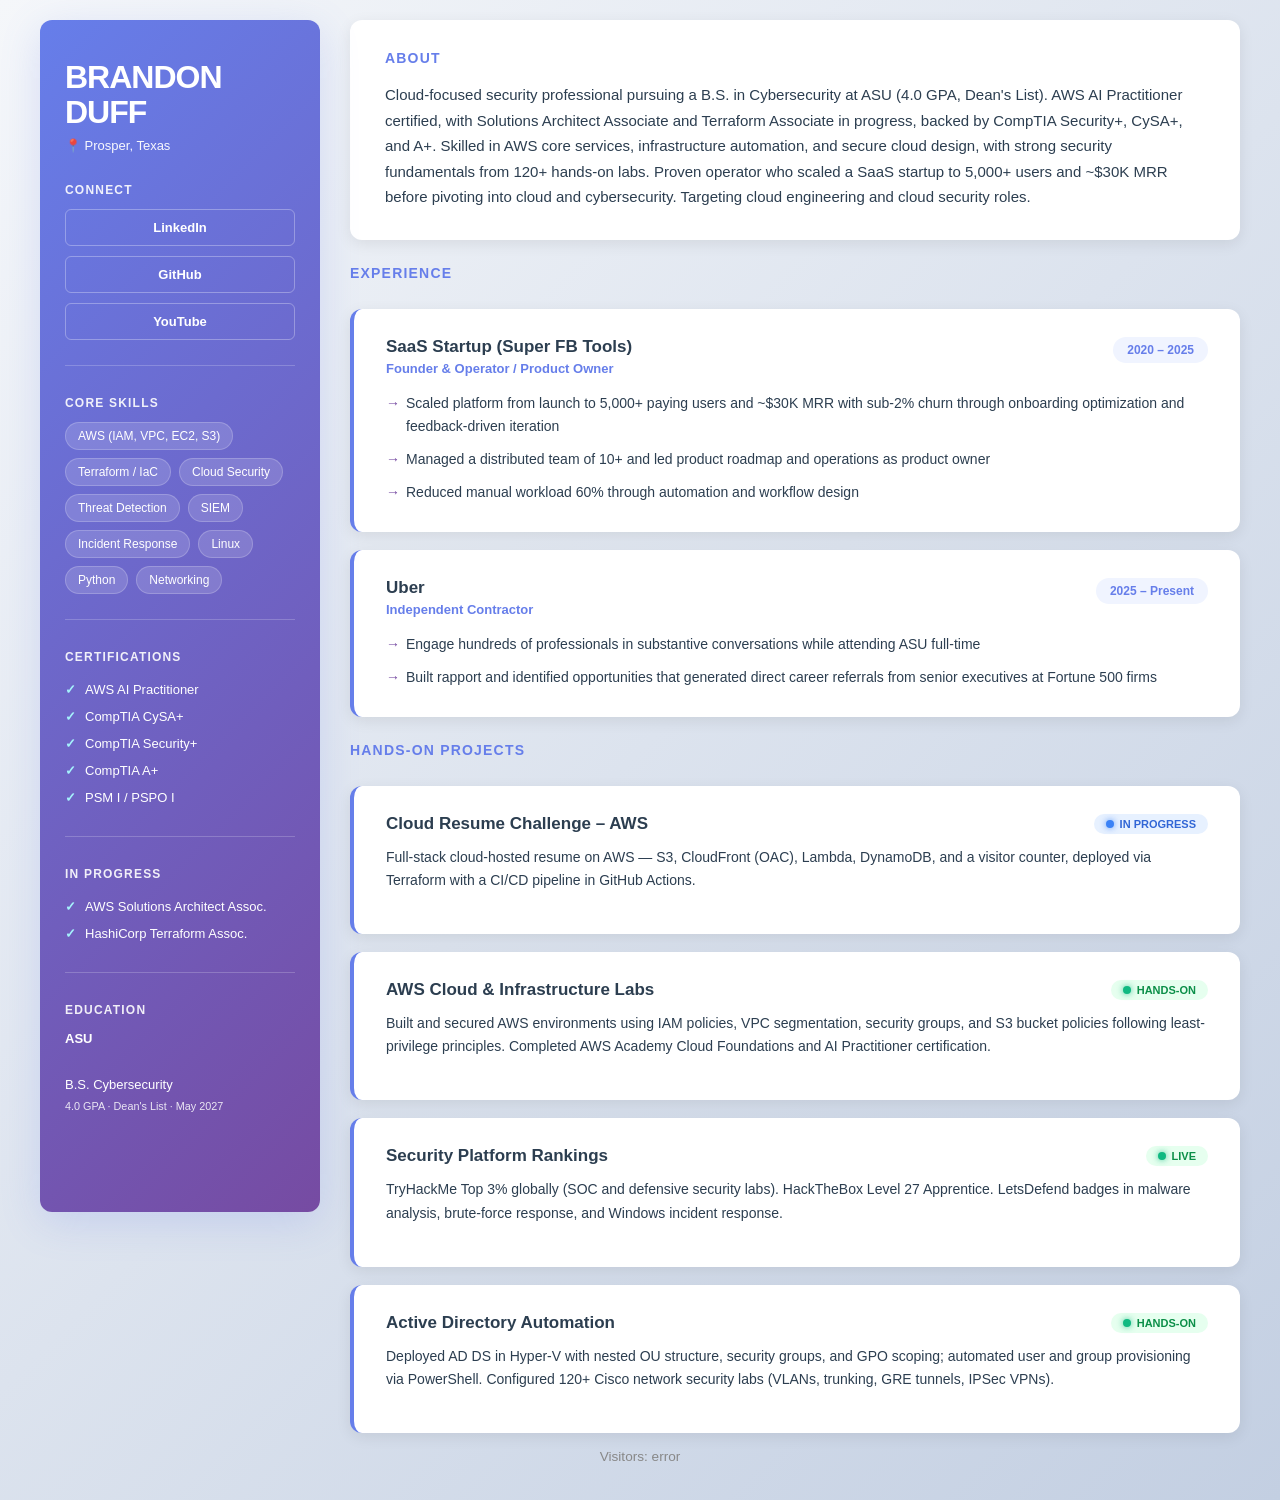
<file: index.html>
<!DOCTYPE html>
<html lang="en">
<head>
    <meta charset="UTF-8">
    <meta name="viewport" content="width=device-width, initial-scale=1.0">
    <title>Brandon Duff | Cloud Security | Resume</title>
    <link rel="stylesheet" href="styles.css">
</head>
<body>

<div class="resume-container">

    <aside class="sidebar">
        <div class="sidebar-header">
            <h1>BRANDON<br>DUFF</h1>
            <p class="location">📍 Prosper, Texas</p>
        </div>

        <div class="sidebar-section">
            <h3>CONNECT</h3>
            <div class="social-links-sidebar">
                <a href="https://linkedin.com/in/brandonduff-cybersecurity" target="_blank">LinkedIn</a>
                <a href="https://github.com/Bmoney42" target="_blank">GitHub</a>
                <a href="https://youtube.com/@brandonduff" target="_blank">YouTube</a>
            </div>
        </div>

        <div class="sidebar-section">
            <h3>CORE SKILLS</h3>
            <div class="skills-list">
                <span class="skill-tag">AWS (IAM, VPC, EC2, S3)</span>
                <span class="skill-tag">Terraform / IaC</span>
                <span class="skill-tag">Cloud Security</span>
                <span class="skill-tag">Threat Detection</span>
                <span class="skill-tag">SIEM</span>
                <span class="skill-tag">Incident Response</span>
                <span class="skill-tag">Linux</span>
                <span class="skill-tag">Python</span>
                <span class="skill-tag">Networking</span>
            </div>
        </div>

        <div class="sidebar-section">
            <h3>CERTIFICATIONS</h3>
            <ul class="cert-list">
                <li>AWS AI Practitioner</li>
                <li>CompTIA CySA+</li>
                <li>CompTIA Security+</li>
                <li>CompTIA A+</li>
                <li>PSM I / PSPO I</li>
            </ul>
        </div>

        <div class="sidebar-section">
            <h3>IN PROGRESS</h3>
            <ul class="cert-list">
                <li>AWS Solutions Architect Assoc.</li>
                <li>HashiCorp Terraform Assoc.</li>
            </ul>
        </div>

        <div class="sidebar-section">
            <h3>EDUCATION</h3>
            <p class="edu-item"><strong>ASU</strong><br>B.S. Cybersecurity<br><small>4.0 GPA · Dean's List · May 2027</small></p>
        </div>
    </aside>

    <main class="main-content">

        <section class="intro-card">
            <h2>About</h2>
            <p>Cloud-focused security professional pursuing a B.S. in Cybersecurity at ASU (4.0 GPA, Dean's List). AWS AI Practitioner certified, with Solutions Architect Associate and Terraform Associate in progress, backed by CompTIA Security+, CySA+, and A+. Skilled in AWS core services, infrastructure automation, and secure cloud design, with strong security fundamentals from 120+ hands-on labs. Proven operator who scaled a SaaS startup to 5,000+ users and ~$30K MRR before pivoting into cloud and cybersecurity. Targeting cloud engineering and cloud security roles.</p>
        </section>

        <section class="content-section">
            <h2>Experience</h2>

            <div class="experience-card">
                <div class="card-header">
                    <div>
                        <h3>SaaS Startup (Super FB Tools)</h3>
                        <p class="role">Founder &amp; Operator / Product Owner</p>
                    </div>
                    <span class="date-badge">2020 – 2025</span>
                </div>
                <ul class="experience-list">
                    <li>Scaled platform from launch to 5,000+ paying users and ~$30K MRR with sub-2% churn through onboarding optimization and feedback-driven iteration</li>
                    <li>Managed a distributed team of 10+ and led product roadmap and operations as product owner</li>
                    <li>Reduced manual workload 60% through automation and workflow design</li>
                </ul>
            </div>

            <div class="experience-card">
                <div class="card-header">
                    <div>
                        <h3>Uber</h3>
                        <p class="role">Independent Contractor</p>
                    </div>
                    <span class="date-badge">2025 – Present</span>
                </div>
                <ul class="experience-list">
                    <li>Engage hundreds of professionals in substantive conversations while attending ASU full-time</li>
                    <li>Built rapport and identified opportunities that generated direct career referrals from senior executives at Fortune 500 firms</li>
                </ul>
            </div>
        </section>

        <section class="content-section">
            <h2>Hands-On Projects</h2>

            <div class="project-card">
                <div class="project-header">
                    <h3>Cloud Resume Challenge – AWS</h3>
                    <span class="project-badge in-progress">In Progress</span>
                </div>
                <p>Full-stack cloud-hosted resume on AWS — S3, CloudFront (OAC), Lambda, DynamoDB, and a visitor counter, deployed via Terraform with a CI/CD pipeline in GitHub Actions.</p>
            </div>

            <div class="project-card">
                <div class="project-header">
                    <h3>AWS Cloud &amp; Infrastructure Labs</h3>
                    <span class="project-badge">Hands-On</span>
                </div>
                <p>Built and secured AWS environments using IAM policies, VPC segmentation, security groups, and S3 bucket policies following least-privilege principles. Completed AWS Academy Cloud Foundations and AI Practitioner certification.</p>
            </div>

            <div class="project-card">
                <div class="project-header">
                    <h3>Security Platform Rankings</h3>
                    <span class="project-badge">Live</span>
                </div>
                <p>TryHackMe Top 3% globally (SOC and defensive security labs). HackTheBox Level 27 Apprentice. LetsDefend badges in malware analysis, brute-force response, and Windows incident response.</p>
            </div>

            <div class="project-card">
                <div class="project-header">
                    <h3>Active Directory Automation</h3>
                    <span class="project-badge">Hands-On</span>
                </div>
                <p>Deployed AD DS in Hyper-V with nested OU structure, security groups, and GPO scoping; automated user and group provisioning via PowerShell. Configured 120+ Cisco network security labs (VLANs, trunking, GRE tunnels, IPSec VPNs).</p>
            </div>
        </section>

    </main>

</div>

<p id="visitor-counter" style="text-align:center; padding:1rem; font-size:0.85rem; color:#888;">
    Visitors: <span id="count">—</span>
</p>
<script src="counter.js"></script>

</body>
</html>
</file>
<file: styles.css>
* {
    margin: 0;
    padding: 0;
    box-sizing: border-box;
}

body {
    font-family: -apple-system, BlinkMacSystemFont, 'Segoe UI', 'Helvetica Neue', Arial, sans-serif;
    background: linear-gradient(135deg, #f5f7fa 0%, #c3cfe2 100%);
    min-height: 100vh;
    padding: 20px;
    color: #2c3e50;
}

.resume-container {
    display: grid;
    grid-template-columns: 280px 1fr;
    gap: 30px;
    max-width: 1200px;
    margin: 0 auto;
}

/* SIDEBAR */
.sidebar {
    background: linear-gradient(135deg, #667eea 0%, #764ba2 100%);
    border-radius: 12px;
    padding: 40px 25px;
    color: white;
    box-shadow: 0 10px 40px rgba(102, 126, 234, 0.2);
    height: fit-content;
    position: sticky;
    top: 20px;
}

.sidebar-header h1 {
    font-size: 32px;
    font-weight: 800;
    line-height: 1.1;
    margin-bottom: 8px;
    letter-spacing: -1px;
}

.location {
    font-size: 13px;
    opacity: 0.95;
    margin-bottom: 30px;
    font-weight: 500;
}

.sidebar-section {
    margin-bottom: 30px;
    padding-bottom: 25px;
    border-bottom: 1px solid rgba(255, 255, 255, 0.2);
}

.sidebar-section:last-child {
    border-bottom: none;
}

.sidebar-section h3 {
    font-size: 12px;
    text-transform: uppercase;
    letter-spacing: 1.2px;
    margin-bottom: 12px;
    opacity: 0.9;
    font-weight: 700;
}

.social-links-sidebar {
    display: flex;
    flex-direction: column;
    gap: 10px;
}

.social-links-sidebar a {
    color: white;
    text-decoration: none;
    font-size: 13px;
    font-weight: 600;
    padding: 10px 12px;
    border: 1.5px solid rgba(255, 255, 255, 0.3);
    border-radius: 6px;
    transition: all 0.3s ease;
    text-align: center;
}

.social-links-sidebar a:hover {
    background: rgba(255, 255, 255, 0.15);
    border-color: rgba(255, 255, 255, 0.8);
    transform: translateX(4px);
}

.skills-list {
    display: flex;
    flex-wrap: wrap;
    gap: 8px;
}

.skill-tag {
    display: inline-block;
    background: rgba(255, 255, 255, 0.15);
    color: white;
    padding: 6px 12px;
    border-radius: 20px;
    font-size: 12px;
    font-weight: 500;
    border: 1px solid rgba(255, 255, 255, 0.2);
    transition: all 0.2s ease;
}

.skill-tag:hover {
    background: rgba(255, 255, 255, 0.25);
}

.cert-list {
    list-style: none;
}

.cert-list li {
    font-size: 13px;
    padding: 6px 0;
    padding-left: 20px;
    position: relative;
}

.cert-list li:before {
    content: "✓";
    position: absolute;
    left: 0;
    color: #a5f3fc;
    font-weight: bold;
}

.edu-item {
    font-size: 13px;
    line-height: 1.6;
    margin: 0;
}

.edu-item strong {
    display: block;
    margin-bottom: 4px;
}

.edu-item small {
    opacity: 0.85;
}

/* MAIN CONTENT */
.main-content {
    display: flex;
    flex-direction: column;
    gap: 25px;
}

.intro-card {
    background: white;
    border-radius: 12px;
    padding: 30px 35px;
    box-shadow: 0 4px 15px rgba(0, 0, 0, 0.08);
    transition: all 0.3s ease;
}

.intro-card:hover {
    box-shadow: 0 8px 25px rgba(0, 0, 0, 0.12);
    transform: translateY(-2px);
}

.intro-card h2 {
    color: #667eea;
    font-size: 14px;
    text-transform: uppercase;
    letter-spacing: 1.2px;
    margin-bottom: 16px;
    font-weight: 700;
}

.intro-card p {
    font-size: 15px;
    line-height: 1.7;
    color: #2c3e50;
}

.content-section {
    display: flex;
    flex-direction: column;
    gap: 18px;
}

.content-section h2 {
    color: #667eea;
    font-size: 14px;
    text-transform: uppercase;
    letter-spacing: 1.2px;
    font-weight: 700;
    margin-bottom: 10px;
}

.experience-card,
.project-card {
    background: white;
    border-radius: 12px;
    padding: 28px 32px;
    box-shadow: 0 4px 15px rgba(0, 0, 0, 0.08);
    transition: all 0.3s ease;
    border-left: 4px solid #667eea;
}

.experience-card:hover,
.project-card:hover {
    box-shadow: 0 8px 25px rgba(0, 0, 0, 0.12);
    transform: translateY(-3px);
}

.card-header {
    display: flex;
    justify-content: space-between;
    align-items: flex-start;
    margin-bottom: 16px;
    gap: 15px;
}

.card-header h3 {
    font-size: 17px;
    color: #2c3e50;
    font-weight: 700;
    margin-bottom: 4px;
}

.role {
    font-size: 13px;
    color: #667eea;
    font-weight: 600;
    margin: 0;
}

.date-badge {
    background: #f0f4ff;
    color: #667eea;
    padding: 6px 14px;
    border-radius: 20px;
    font-size: 12px;
    font-weight: 600;
    white-space: nowrap;
    flex-shrink: 0;
}

.experience-list {
    list-style: none;
}

.experience-list li {
    font-size: 14px;
    line-height: 1.65;
    margin-bottom: 10px;
    color: #2c3e50;
    padding-left: 20px;
    position: relative;
}

.experience-list li:last-child {
    margin-bottom: 0;
}

.experience-list li:before {
    content: "→";
    position: absolute;
    left: 0;
    color: #764ba2;
    font-weight: bold;
}

.project-header {
    display: flex;
    justify-content: space-between;
    align-items: center;
    margin-bottom: 12px;
    gap: 12px;
}

.project-title-logo {
    display: flex;
    align-items: center;
    gap: 10px;
}

.project-logo {
    width: 30px;
    height: 30px;
    object-fit: contain;
    border-radius: 6px;
    box-shadow: 0 2px 8px rgba(0, 0, 0, 0.15);
}

.project-header h3 {
    font-size: 17px;
    color: #2c3e50;
    font-weight: 700;
    margin: 0;
}

.project-badge {
    display: inline-flex;
    align-items: center;
    gap: 6px;
    background: #e6ffef;
    color: #0b8f48;
    padding: 4px 12px;
    border-radius: 20px;
    font-size: 11px;
    font-weight: 700;
    text-transform: uppercase;
    white-space: nowrap;
    flex-shrink: 0;
}

.project-badge.in-progress {
    background: #e7f1ff;
    color: #3166d6;
}

.project-badge.in-progress::before {
    background: #3b82f6;
    box-shadow: 0 0 6px rgba(59,130,246,0.8);
}

.project-badge::before {
    content: "";
    width: 8px;
    height: 8px;
    border-radius: 50%;
    background: #10b981;
    box-shadow: 0 0 6px rgba(16,185,129,0.8);
    animation: pulse 1.4s infinite;
}

@keyframes pulse {
    0%, 100% { transform: scale(1); }
    50% { transform: scale(1.35); }
}

.project-card p {
    font-size: 14px;
    line-height: 1.65;
    color: #2c3e50;
    margin-bottom: 14px;
}

.project-link {
    color: #667eea;
    text-decoration: none;
    font-size: 13px;
    font-weight: 700;
    transition: all 0.2s ease;
    display: inline-block;
}

.project-link:hover {
    color: #764ba2;
    transform: translateX(4px);
}

.project-link-secondary {
    background: #eef6ff;
    color: #2a4a9f;
    border-radius: 6px;
    padding: 6px 10px;
    margin-left: 0.75em;
    text-transform: uppercase;
    font-weight: 600;
    font-size: 12px;
}

.project-link-secondary:hover {
    background: #dce9ff;
    color: #1a3b8a;
    transform: translateX(0);
}

.project-actions {
    margin-top: 0.65em;
    display: flex;
    align-items: center;
    gap: 0.85em;
}

.project-features-link {
    text-decoration: none;
    color: inherit;
}

.project-features-link:hover .project-features li {
    color: #0b8f48;
}

.project-features {
    list-style: disc;
    margin: 0.6em 0;
    padding-left: 1.3em;
    color: #2c3e50;
}

.project-features li {
    margin: 0.4em 0;
    line-height: 1.5;
    transition: color 0.2s ease;
}

/* RESPONSIVE */
@media (max-width: 900px) {
    .resume-container {
        grid-template-columns: 1fr;
        gap: 20px;
    }

    .sidebar {
        position: static;
        padding: 30px 25px;
    }

    .sidebar-header h1 {
        font-size: 28px;
    }

    .main-content {
        gap: 20px;
    }

    .card-header {
        flex-direction: column;
        gap: 8px;
    }

    .date-badge {
        align-self: flex-start;
    }
}

@media (max-width: 600px) {
    body {
        padding: 12px;
    }

    .sidebar {
        padding: 25px 20px;
    }

    .sidebar-header h1 {
        font-size: 24px;
    }

    .intro-card,
    .experience-card,
    .project-card {
        padding: 20px 22px;
    }

    .content-section h2 {
        font-size: 13px;
    }

    .card-header h3 {
        font-size: 15px;
    }

    .experience-list li,
    .project-card p {
        font-size: 13px;
    }
}

@media print {
    body {
        background: white;
        padding: 0;
    }

    .resume-container {
        grid-template-columns: 1fr;
        gap: 0;
        max-width: 100%;
    }

    .sidebar {
        background: white;
        color: #2c3e50;
        box-shadow: none;
        padding: 0 0 20px 0;
        position: static;
        border-bottom: 1px solid #e5e7eb;
    }

    .sidebar-section h3,
    .social-links-sidebar,
    .skills-list,
    .cert-list,
    .edu-item {
        color: #2c3e50;
    }

    .social-links-sidebar a,
    .skill-tag {
        border-color: #d1d5db;
        background: white;
        color: #2c3e50;
    }

    .intro-card,
    .experience-card,
    .project-card {
        box-shadow: none;
        border: 1px solid #e5e7eb;
        page-break-inside: avoid;
    }

    .intro-card:hover,
    .experience-card:hover,
    .project-card:hover {
        transform: none;
        box-shadow: none;
    }
}
</file>
